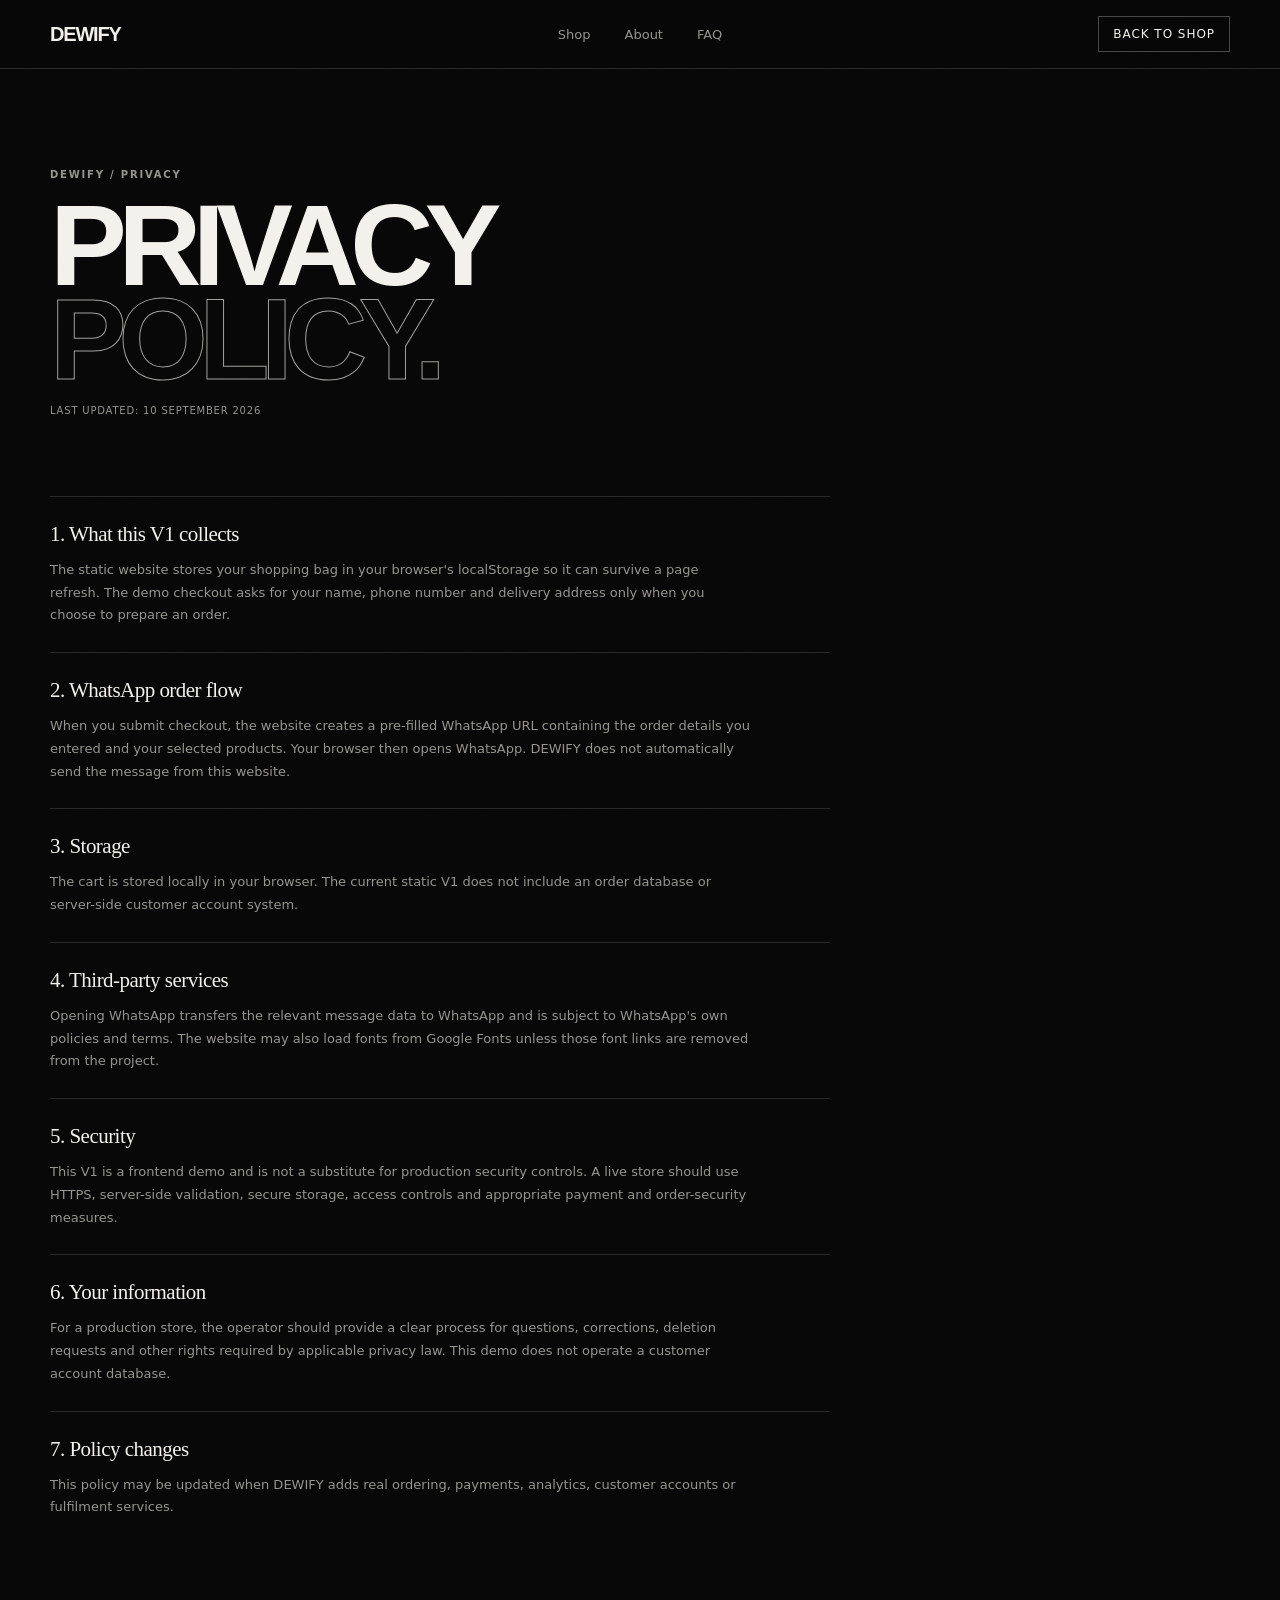
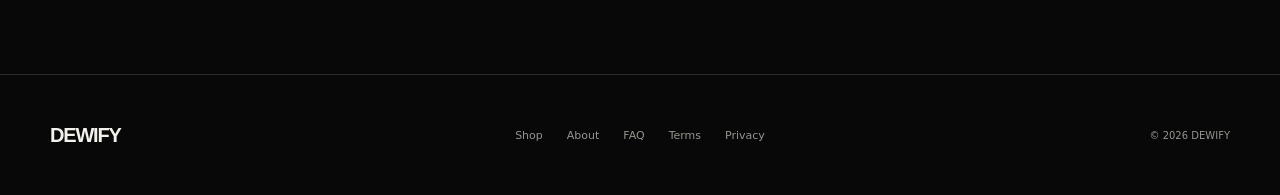
<file: privacy.html>
<!DOCTYPE html>
<html lang="en">
<head>
  <meta charset="UTF-8">
  <meta name="viewport" content="width=device-width, initial-scale=1.0">
  <meta name="theme-color" content="#080808">
  <title>Privacy Policy — DEWIFY</title>
  <link rel="stylesheet" href="styles.css">
</head>
<body>
  <div class="noise" aria-hidden="true"></div>
  <header class="site-header">
    <nav class="nav container" aria-label="Main navigation">
      <a class="brand" href="index.html">DEWIFY</a>
      <div class="nav-links">
        <a href="index.html#shop">Shop</a>
        <a href="index.html#about">About</a>
        <a href="index.html#faq">FAQ</a>
      </div>
      <a class="bag-button" href="index.html#shop">Back to shop</a>
    </nav>
  </header>

  <main class="legal-page container">
    <p class="eyebrow">DEWIFY / PRIVACY</p>
    <h1>Privacy<br><span>Policy.</span></h1>
    <p class="legal-updated">Last updated: 10 September 2026</p>

    <section class="legal-section">
      <h2>1. What this V1 collects</h2>
      <p>The static website stores your shopping bag in your browser's localStorage so it can survive a page refresh. The demo checkout asks for your name, phone number and delivery address only when you choose to prepare an order.</p>
    </section>
    <section class="legal-section">
      <h2>2. WhatsApp order flow</h2>
      <p>When you submit checkout, the website creates a pre-filled WhatsApp URL containing the order details you entered and your selected products. Your browser then opens WhatsApp. DEWIFY does not automatically send the message from this website.</p>
    </section>
    <section class="legal-section">
      <h2>3. Storage</h2>
      <p>The cart is stored locally in your browser. The current static V1 does not include an order database or server-side customer account system.</p>
    </section>
    <section class="legal-section">
      <h2>4. Third-party services</h2>
      <p>Opening WhatsApp transfers the relevant message data to WhatsApp and is subject to WhatsApp's own policies and terms. The website may also load fonts from Google Fonts unless those font links are removed from the project.</p>
    </section>
    <section class="legal-section">
      <h2>5. Security</h2>
      <p>This V1 is a frontend demo and is not a substitute for production security controls. A live store should use HTTPS, server-side validation, secure storage, access controls and appropriate payment and order-security measures.</p>
    </section>
    <section class="legal-section">
      <h2>6. Your information</h2>
      <p>For a production store, the operator should provide a clear process for questions, corrections, deletion requests and other rights required by applicable privacy law. This demo does not operate a customer account database.</p>
    </section>
    <section class="legal-section">
      <h2>7. Policy changes</h2>
      <p>This policy may be updated when DEWIFY adds real ordering, payments, analytics, customer accounts or fulfilment services.</p>
    </section>
  </main>

  <footer class="footer">
    <div class="container footer-inner">
      <a class="brand" href="index.html">DEWIFY</a>
      <div class="footer-links">
        <a href="index.html#shop">Shop</a>
        <a href="index.html#about">About</a>
        <a href="index.html#faq">FAQ</a>
        <a href="terms.html">Terms</a>
        <a href="privacy.html">Privacy</a>
      </div>
      <p>© 2026 DEWIFY</p>
    </div>
  </footer>
</body>
</html>
</file>
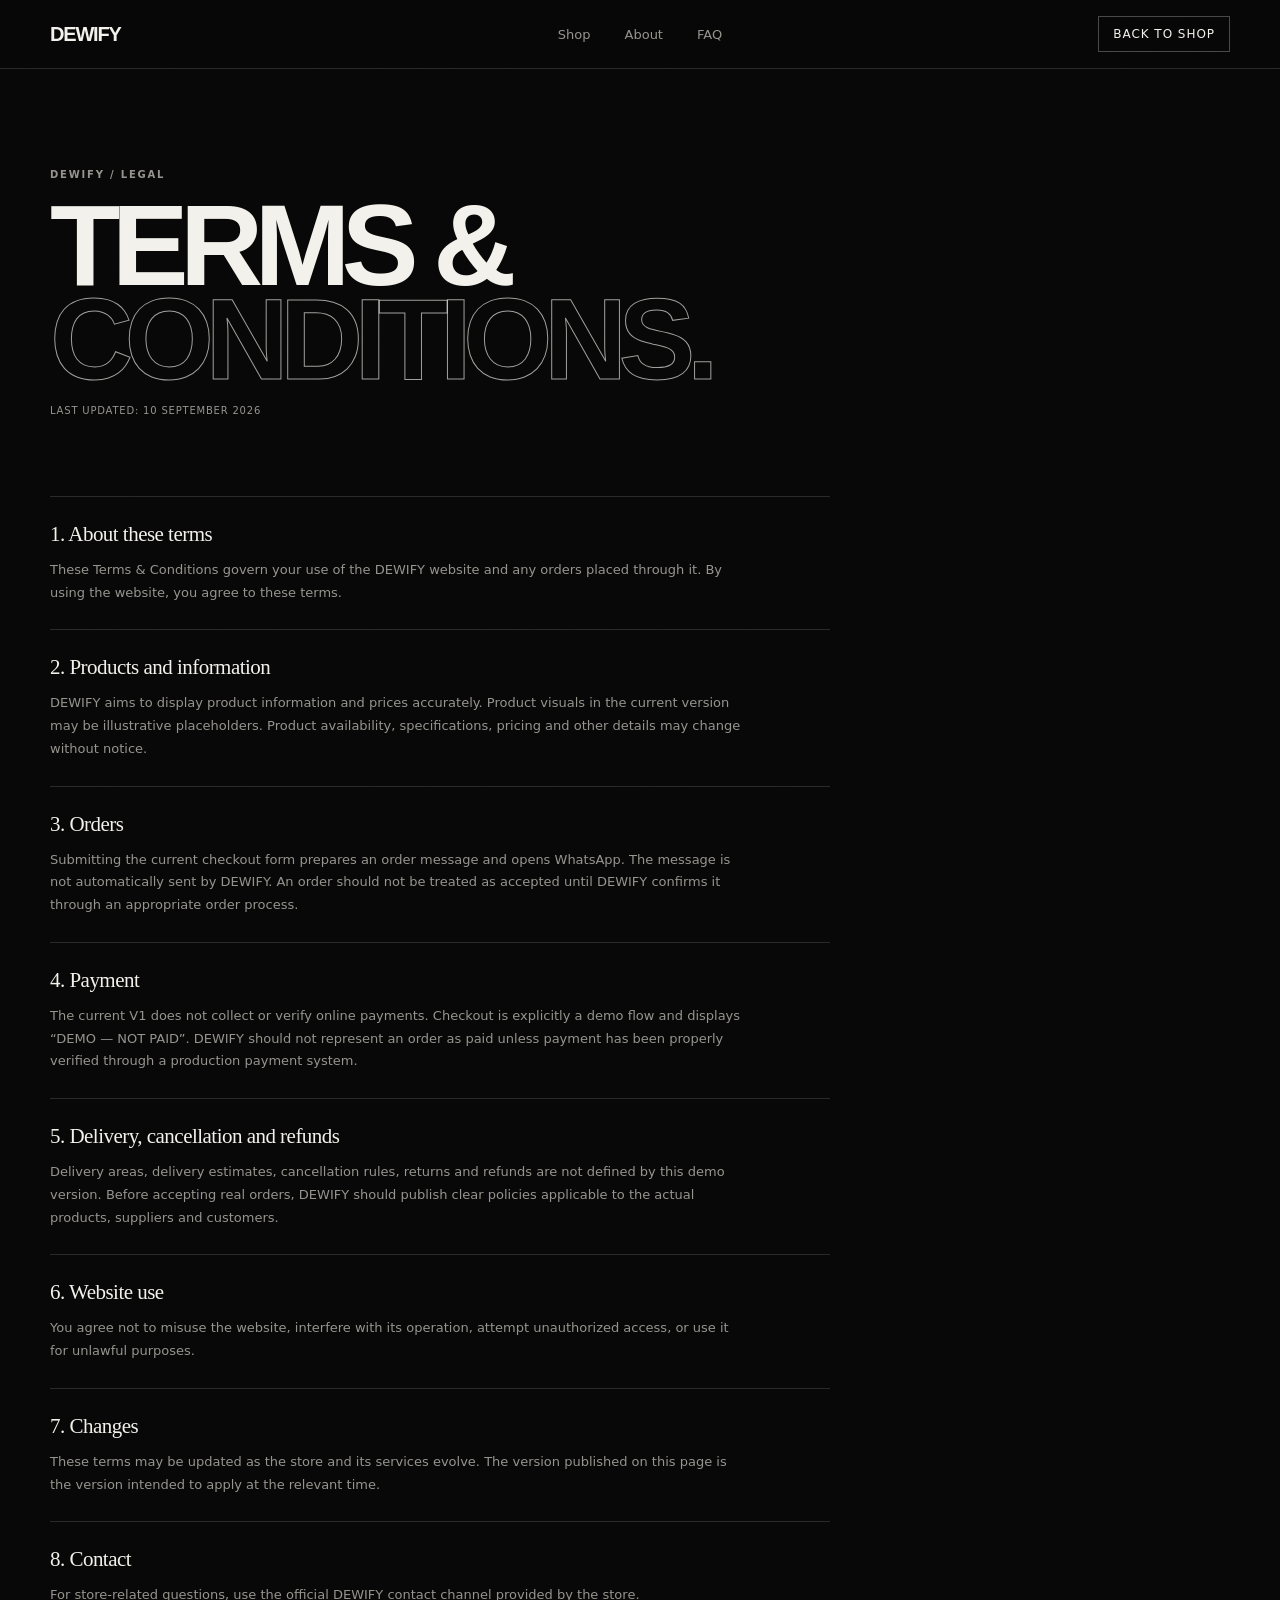
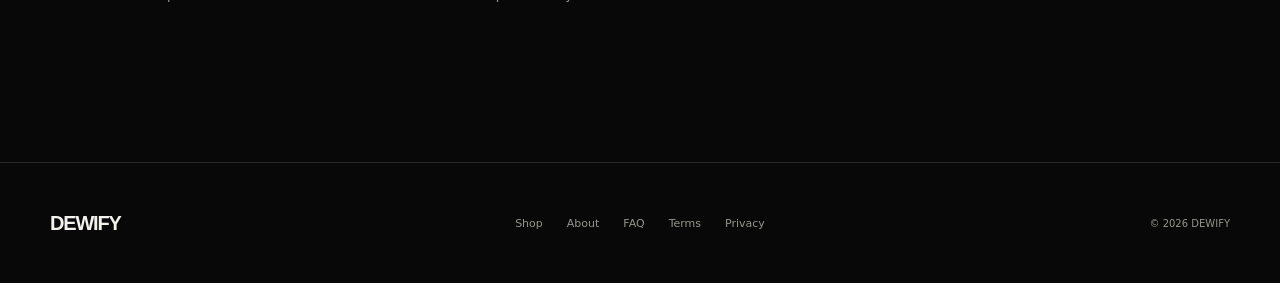
<file: terms.html>
<!DOCTYPE html>
<html lang="en">
<head>
  <meta charset="UTF-8">
  <meta name="viewport" content="width=device-width, initial-scale=1.0">
  <meta name="theme-color" content="#080808">
  <title>Terms & Conditions — DEWIFY</title>
  <link rel="stylesheet" href="styles.css">
</head>
<body>
  <div class="noise" aria-hidden="true"></div>
  <header class="site-header">
    <nav class="nav container" aria-label="Main navigation">
      <a class="brand" href="index.html">DEWIFY</a>
      <div class="nav-links">
        <a href="index.html#shop">Shop</a>
        <a href="index.html#about">About</a>
        <a href="index.html#faq">FAQ</a>
      </div>
      <a class="bag-button" href="index.html#shop">Back to shop</a>
    </nav>
  </header>

  <main class="legal-page container">
    <p class="eyebrow">DEWIFY / LEGAL</p>
    <h1>Terms &<br><span>Conditions.</span></h1>
    <p class="legal-updated">Last updated: 10 September 2026</p>

    <section class="legal-section">
      <h2>1. About these terms</h2>
      <p>These Terms & Conditions govern your use of the DEWIFY website and any orders placed through it. By using the website, you agree to these terms.</p>
    </section>
    <section class="legal-section">
      <h2>2. Products and information</h2>
      <p>DEWIFY aims to display product information and prices accurately. Product visuals in the current version may be illustrative placeholders. Product availability, specifications, pricing and other details may change without notice.</p>
    </section>
    <section class="legal-section">
      <h2>3. Orders</h2>
      <p>Submitting the current checkout form prepares an order message and opens WhatsApp. The message is not automatically sent by DEWIFY. An order should not be treated as accepted until DEWIFY confirms it through an appropriate order process.</p>
    </section>
    <section class="legal-section">
      <h2>4. Payment</h2>
      <p>The current V1 does not collect or verify online payments. Checkout is explicitly a demo flow and displays “DEMO — NOT PAID”. DEWIFY should not represent an order as paid unless payment has been properly verified through a production payment system.</p>
    </section>
    <section class="legal-section">
      <h2>5. Delivery, cancellation and refunds</h2>
      <p>Delivery areas, delivery estimates, cancellation rules, returns and refunds are not defined by this demo version. Before accepting real orders, DEWIFY should publish clear policies applicable to the actual products, suppliers and customers.</p>
    </section>
    <section class="legal-section">
      <h2>6. Website use</h2>
      <p>You agree not to misuse the website, interfere with its operation, attempt unauthorized access, or use it for unlawful purposes.</p>
    </section>
    <section class="legal-section">
      <h2>7. Changes</h2>
      <p>These terms may be updated as the store and its services evolve. The version published on this page is the version intended to apply at the relevant time.</p>
    </section>
    <section class="legal-section">
      <h2>8. Contact</h2>
      <p>For store-related questions, use the official DEWIFY contact channel provided by the store.</p>
    </section>
  </main>

  <footer class="footer">
    <div class="container footer-inner">
      <a class="brand" href="index.html">DEWIFY</a>
      <div class="footer-links">
        <a href="index.html#shop">Shop</a>
        <a href="index.html#about">About</a>
        <a href="index.html#faq">FAQ</a>
        <a href="terms.html">Terms</a>
        <a href="privacy.html">Privacy</a>
      </div>
      <p>© 2026 DEWIFY</p>
    </div>
  </footer>
</body>
</html>
</file>
<file: styles.css>
:root {
  --bg: #080808;
  --surface: #101010;
  --surface-2: #151515;
  --text: #f3f1eb;
  --muted: #96948e;
  --line: rgba(243, 241, 235, .14);
  --line-strong: rgba(243, 241, 235, .28);
  --white: #f3f1eb;
  --black: #080808;
  --radius: 2px;
  --ease: cubic-bezier(.2,.8,.2,1);
}

* { box-sizing: border-box; }
html { scroll-behavior: smooth; }
body {
  margin: 0;
  background: var(--bg);
  color: var(--text);
  font-family: "DM Sans", system-ui, sans-serif;
  overflow-x: hidden;
}
body.locked { overflow: hidden; }
a { color: inherit; text-decoration: none; }
button, input, textarea { font: inherit; }
button { color: inherit; }
.container { width: min(1180px, calc(100% - 40px)); margin-inline: auto; }
.noise {
  position: fixed; inset: 0; pointer-events: none; z-index: 100;
  opacity: .045;
  background-image: url("data:image/svg+xml,%3Csvg viewBox='0 0 180 180' xmlns='http://www.w3.org/2000/svg'%3E%3Cfilter id='n'%3E%3CfeTurbulence type='fractalNoise' baseFrequency='.85' numOctaves='4' stitchTiles='stitch'/%3E%3C/filter%3E%3Crect width='100%25' height='100%25' filter='url(%23n)' opacity='.8'/%3E%3C/svg%3E");
  mix-blend-mode: soft-light;
}
.site-header {
  position: sticky; top: 0; z-index: 50;
  border-bottom: 1px solid var(--line);
  background: rgba(8,8,8,.78);
  backdrop-filter: blur(14px);
}
.nav {
  min-height: 68px; display: grid; grid-template-columns: 1fr auto 1fr;
  align-items: center; gap: 20px;
}
.brand {
  font: 700 20px/1 "Space Grotesk", sans-serif;
  letter-spacing: -.06em;
}
.nav-links { display: flex; gap: 34px; font-size: 13px; }
.nav-links a, .footer-links a { color: var(--muted); transition: color .25s var(--ease); }
.nav-links a:hover, .footer-links a:hover { color: var(--text); }
.bag-button {
  justify-self: end; border: 1px solid var(--line-strong); background: transparent;
  padding: 10px 14px; cursor: pointer; font-size: 12px; text-transform: uppercase;
  letter-spacing: .08em; transition: background .25s var(--ease), color .25s var(--ease);
}
.bag-button:hover { background: var(--white); color: var(--black); }
.bag-button span {
  display: inline-grid; place-items: center; min-width: 18px; height: 18px;
  margin-left: 7px; border-radius: 50%; background: var(--white); color: var(--black);
  font-size: 10px;
}

.hero {
  min-height: min(760px, calc(100vh - 68px)); display: grid;
  grid-template-columns: 1.1fr .9fr; align-items: center; gap: 6vw; padding-block: 72px;
}
.eyebrow {
  margin: 0 0 18px; color: var(--muted); font-size: 10px; font-weight: 700;
  letter-spacing: .18em; text-transform: uppercase;
}
.hero-title {
  margin: 0; font: 700 clamp(58px, 9.5vw, 132px)/.82 "Space Grotesk", sans-serif;
  letter-spacing: -.075em; text-transform: uppercase;
}
.hero-title span { color: transparent; -webkit-text-stroke: 1px rgba(243,241,235,.75); }
.hero-bottom {
  display: flex; align-items: end; justify-content: space-between; gap: 30px;
  max-width: 650px; margin-top: 48px;
}
.hero-bottom p { max-width: 340px; color: var(--muted); line-height: 1.55; margin: 0; font-size: 14px; }
.button {
  display: inline-flex; align-items: center; justify-content: center; gap: 28px;
  min-height: 48px; padding: 0 18px; border: 1px solid var(--line-strong);
  text-transform: uppercase; letter-spacing: .08em; font-size: 10px; font-weight: 700;
  cursor: pointer; transition: transform .25s var(--ease), background .25s var(--ease), color .25s var(--ease);
}
.button:hover { transform: translateY(-2px); }
.button-light { background: var(--white); color: var(--black); border-color: var(--white); }
.button-light:hover { background: transparent; color: var(--white); }
.button-full { width: 100%; }

.hero-art { display: flex; justify-content: center; }
.art-frame {
  position: relative; width: min(420px, 100%); aspect-ratio: .83;
  overflow: hidden; border: 1px solid var(--line); background: #111;
}
.art-grid {
  position: absolute; inset: 0;
  background-image: linear-gradient(rgba(255,255,255,.08) 1px, transparent 1px),
                    linear-gradient(90deg, rgba(255,255,255,.08) 1px, transparent 1px);
  background-size: 12% 12%; transform: perspective(600px) rotateX(20deg) scale(1.35);
  opacity: .55;
}
.art-disc {
  position: absolute; width: 66%; aspect-ratio: 1; border-radius: 50%;
  top: 14%; left: 17%; border: 1px solid rgba(255,255,255,.35);
  box-shadow: 0 0 0 34px rgba(255,255,255,.025), 0 0 0 68px rgba(255,255,255,.018);
  animation: float 6s ease-in-out infinite;
}
.art-product {
  position: absolute; left: 13%; right: 13%; bottom: 12%; height: 38%;
  border: 1px solid rgba(255,255,255,.3); background: #e6e3da; color: #0b0b0b;
  padding: 18px; display: flex; flex-direction: column; justify-content: space-between;
  transform: rotate(-5deg); box-shadow: 20px 28px 60px rgba(0,0,0,.55);
}
.art-product span { font-size: 9px; letter-spacing: .14em; }
.art-product strong { font: 700 30px/.84 "Space Grotesk"; letter-spacing: -.06em; }
.art-caption {
  position: absolute; left: 15px; bottom: 15px; color: rgba(255,255,255,.5);
  font-size: 8px; letter-spacing: .14em;
}
@keyframes float { 50% { transform: translateY(-10px) rotate(4deg); } }

.ticker { overflow: hidden; border-block: 1px solid var(--line); white-space: nowrap; }
.ticker-track {
  display: inline-flex; align-items: center; gap: 22px; min-width: max-content;
  padding: 15px 0; animation: marquee 22s linear infinite;
  font: 600 12px "Space Grotesk"; letter-spacing: .12em;
}
.ticker-track i { color: var(--muted); font-style: normal; }
@keyframes marquee { to { transform: translateX(-50%); } }

.section { padding-block: 120px; }
.section-heading {
  display: flex; justify-content: space-between; align-items: end; gap: 30px; margin-bottom: 48px;
}
.section-heading h2 {
  margin: 0; font: 600 clamp(38px, 5vw, 68px)/.95 "Space Grotesk"; letter-spacing: -.06em;
}
.section-note { max-width: 220px; margin: 0; color: var(--muted); font-size: 12px; line-height: 1.5; }
.filters { display: flex; gap: 8px; margin-bottom: 24px; }
.filter {
  border: 1px solid var(--line); background: transparent; padding: 9px 14px;
  color: var(--muted); cursor: pointer; text-transform: uppercase; font-size: 9px;
  letter-spacing: .12em; transition: all .2s var(--ease);
}
.filter:hover, .filter.active { background: var(--white); color: var(--black); border-color: var(--white); }

.product-grid { display: grid; grid-template-columns: repeat(4, 1fr); gap: 14px; }
.product-card {
  min-width: 0; border: 1px solid var(--line); background: var(--surface);
  transition: transform .35s var(--ease), border-color .35s var(--ease), background .35s var(--ease);
}
.product-card:hover { transform: translateY(-5px); border-color: var(--line-strong); background: var(--surface-2); }
.product-visual {
  position: relative; aspect-ratio: 1 / 1.08; overflow: hidden; display: grid; place-items: center;
  background: #171717;
}
.product-visual::after {
  content: ""; position: absolute; inset: 0;
  background: radial-gradient(circle at 70% 20%, rgba(255,255,255,.1), transparent 30%);
  pointer-events: none;
}
.visual-object { width: 62%; height: 62%; position: relative; transition: transform .5s var(--ease); }
.product-card:hover .visual-object { transform: scale(1.06) rotate(-2deg); }
.product-visual[data-kind="tee"] .visual-object {
  background: #ddd9cf; clip-path: polygon(26% 0, 43% 10%, 57% 10%, 74% 0, 100% 20%, 82% 48%, 72% 39%, 72% 100%, 28% 100%, 28% 39%, 18% 48%, 0 20%);
}
.product-visual[data-kind="sling"] .visual-object {
  width: 58%; height: 42%; border: 2px solid #d7d3ca; background: #252525; transform: rotate(-10deg);
  box-shadow: 30px -30px 0 -20px #080808; border-radius: 4px;
}
.product-visual[data-kind="hoodie"] .visual-object {
  background: #bcb8ae; clip-path: polygon(25% 7%, 38% 0, 62% 0, 75% 7%, 96% 26%, 79% 42%, 70% 35%, 70% 100%, 30% 100%, 30% 35%, 21% 42%, 4% 26%);
}
.product-visual[data-kind="speaker"] .visual-object {
  width: 52%; height: 30%; border: 2px solid #d8d5cc; border-radius: 50px; background: #232323;
  box-shadow: inset 0 0 0 12px #111;
}
.product-visual[data-kind="organizer"] .visual-object {
  background: #cbc7bd; width: 56%; height: 48%; border: 2px solid #111; transform: rotate(4deg);
}
.product-visual[data-kind="lamp"] .visual-object {
  width: 42%; height: 70%; border-left: 5px solid #cfcac0; border-bottom: 5px solid #cfcac0;
}
.product-visual[data-kind="case"] .visual-object {
  width: 45%; height: 55%; background: #c9c5bb; border: 2px solid #101010; border-radius: 12px;
}
.product-visual[data-kind="cap"] .visual-object {
  width: 66%; height: 38%; background: #d5d1c8; border-radius: 70% 70% 25% 25%; transform: translateY(-5px);
}
.product-tag {
  position: absolute; z-index: 2; top: 10px; left: 10px; padding: 5px 7px;
  background: var(--white); color: var(--black); font-size: 8px; font-weight: 700; letter-spacing: .1em;
}
.product-info { padding: 15px; }
.product-meta { display: flex; justify-content: space-between; gap: 10px; color: var(--muted); font-size: 9px; text-transform: uppercase; letter-spacing: .1em; }
.product-name { margin: 8px 0 16px; font: 500 17px/1.05 "Space Grotesk"; letter-spacing: -.025em; }
.product-bottom { display: flex; align-items: center; justify-content: space-between; gap: 8px; }
.price { font-size: 13px; font-weight: 600; }
.add-button {
  border: 1px solid var(--line-strong); background: transparent; padding: 9px 10px;
  font-size: 9px; text-transform: uppercase; letter-spacing: .08em; cursor: pointer;
  transition: background .2s, color .2s;
}
.add-button:hover { background: var(--white); color: var(--black); }

.manifesto { border-block: 1px solid var(--line); background: #0c0c0c; }
.manifesto-inner { display: grid; grid-template-columns: .7fr 1.5fr .8fr; gap: 30px; align-items: start; }
.manifesto h2 { margin: 0; font: 600 clamp(55px, 8vw, 105px)/.82 "Space Grotesk"; letter-spacing: -.075em; }
.manifesto h2 em { color: transparent; -webkit-text-stroke: 1px rgba(243,241,235,.6); font-style: normal; }
.manifesto-copy { padding-top: 8px; }
.manifesto-copy p { margin: 0 0 20px; color: var(--muted); font-size: 13px; line-height: 1.6; }

.faq-list { border-top: 1px solid var(--line); }
.faq-item { border-bottom: 1px solid var(--line); }
.faq-item summary {
  list-style: none; cursor: pointer; padding: 23px 0; display: flex; justify-content: space-between;
  gap: 20px; font: 500 18px "Space Grotesk";
}
.faq-item summary::-webkit-details-marker { display: none; }
.faq-item summary span { color: var(--muted); transition: transform .25s var(--ease); }
.faq-item[open] summary span { transform: rotate(45deg); }
.faq-item p { max-width: 620px; margin: -4px 40px 24px 0; color: var(--muted); font-size: 13px; line-height: 1.6; }

.footer { border-top: 1px solid var(--line); }
.footer-inner { min-height: 120px; display: grid; grid-template-columns: 1fr auto 1fr; align-items: center; gap: 20px; }
.footer-links { display: flex; gap: 24px; font-size: 11px; }
.footer-inner > p { justify-self: end; color: var(--muted); font-size: 10px; }

.cart-drawer, .modal { position: fixed; inset: 0; z-index: 80; visibility: hidden; }
.cart-drawer.is-open, .modal.is-open { visibility: visible; }
.drawer-backdrop, .modal-backdrop { position: absolute; inset: 0; background: rgba(0,0,0,.62); opacity: 0; transition: opacity .35s; }
.cart-drawer.is-open .drawer-backdrop, .modal.is-open .modal-backdrop { opacity: 1; }
.drawer-panel {
  position: absolute; right: 0; top: 0; height: 100%; width: min(480px, 100%);
  background: #0c0c0c; border-left: 1px solid var(--line); transform: translateX(100%);
  transition: transform .4s var(--ease); display: flex; flex-direction: column;
}
.cart-drawer.is-open .drawer-panel { transform: translateX(0); }
.drawer-head { display: flex; justify-content: space-between; gap: 20px; padding: 28px; border-bottom: 1px solid var(--line); }
.drawer-head h2 { margin: 0; font: 600 36px/.9 "Space Grotesk"; letter-spacing: -.055em; }
.icon-button { border: 1px solid var(--line); background: transparent; width: 38px; height: 38px; cursor: pointer; font-size: 22px; }
.cart-content { flex: 1; overflow: auto; padding: 20px 28px; }
.cart-line { display: grid; grid-template-columns: 72px 1fr auto; gap: 13px; padding: 15px 0; border-bottom: 1px solid var(--line); }
.mini-visual { display: grid; place-items: center; background: #171717; aspect-ratio: 1; }
.mini-visual .visual-object { width: 60%; height: 60%; }
.cart-name { margin: 0 0 5px; font: 500 14px "Space Grotesk"; }
.cart-price { color: var(--muted); font-size: 11px; }
.qty { display: inline-flex; align-items: center; margin-top: 12px; border: 1px solid var(--line); }
.qty button { border: 0; background: transparent; width: 27px; height: 27px; cursor: pointer; }
.qty span { width: 26px; text-align: center; font-size: 10px; }
.remove { border: 0; background: none; color: var(--muted); font-size: 9px; cursor: pointer; text-transform: uppercase; letter-spacing: .08em; }
.cart-total-row { display: flex; justify-content: space-between; padding: 20px 0; font-size: 14px; }
.cart-footer { padding: 20px 28px 28px; border-top: 1px solid var(--line); }
.cart-actions { display: grid; grid-template-columns: 1fr 1fr; gap: 8px; }
.clear-button { border: 1px solid var(--line); background: transparent; cursor: pointer; font-size: 9px; text-transform: uppercase; }
.empty-cart { min-height: 100%; display: grid; place-items: center; text-align: center; }
.empty-cart strong { display: block; font: 500 25px "Space Grotesk"; margin-bottom: 7px; }
.empty-cart p { color: var(--muted); font-size: 12px; margin: 0; }

.modal { display: grid; place-items: center; padding: 20px; opacity: 0; transition: opacity .3s; }
.modal.is-open { opacity: 1; }
.checkout-panel {
  position: relative; width: min(960px, 100%); max-height: min(820px, 94vh); overflow: auto;
  background: #0c0c0c; border: 1px solid var(--line); transform: translateY(15px);
  transition: transform .3s var(--ease);
}
.modal.is-open .checkout-panel { transform: translateY(0); }
.checkout-layout { display: grid; grid-template-columns: 1.1fr .9fr; gap: 0; }
#checkoutForm { padding: 28px; }
#checkoutForm label { display: block; margin-bottom: 18px; color: var(--muted); font-size: 10px; text-transform: uppercase; letter-spacing: .1em; }
#checkoutForm input, #checkoutForm textarea {
  display: block; width: 100%; margin-top: 8px; padding: 13px 0; border: 0; border-bottom: 1px solid var(--line);
  background: transparent; color: var(--text); outline: 0; resize: vertical;
}
#checkoutForm input:focus, #checkoutForm textarea:focus { border-color: var(--white); }
.payment-note { margin: 26px 0; padding: 15px; border: 1px solid var(--line); background: #111; }
.payment-note span { display: block; color: var(--muted); font-size: 8px; letter-spacing: .12em; }
.payment-note strong { display: block; margin: 7px 0; font: 500 16px "Space Grotesk"; }
.payment-note p, .summary-footnote { margin: 0; color: var(--muted); font-size: 10px; line-height: 1.5; }
.form-error { min-height: 18px; color: #d9a6a6; font-size: 11px; }
.checkout-summary { padding: 28px; border-left: 1px solid var(--line); background: #101010; }
.checkout-summary .eyebrow { margin-bottom: 20px; }
.summary-item { display: flex; justify-content: space-between; gap: 12px; padding: 12px 0; border-bottom: 1px solid var(--line); font-size: 11px; }
.summary-item span:first-child { color: var(--muted); }
.summary-total { display: flex; justify-content: space-between; padding-top: 22px; margin-top: 8px; }
.summary-total strong { font: 500 22px "Space Grotesk"; }
.summary-footnote { margin-top: 30px; }

.toast {
  position: fixed; left: 50%; bottom: 22px; z-index: 120; transform: translate(-50%, 20px);
  opacity: 0; pointer-events: none; background: var(--white); color: var(--black);
  padding: 11px 15px; font-size: 10px; text-transform: uppercase; letter-spacing: .08em;
  transition: opacity .25s, transform .25s;
}
.toast.show { opacity: 1; transform: translate(-50%, 0); }

.reveal { opacity: 0; transform: translateY(14px); transition: opacity .7s var(--ease), transform .7s var(--ease); }
.reveal.visible { opacity: 1; transform: none; }

@media (max-width: 900px) {
  .hero { grid-template-columns: 1fr .75fr; gap: 25px; }
  .product-grid { grid-template-columns: repeat(2, 1fr); }
  .manifesto-inner { grid-template-columns: .55fr 1.45fr; }
  .manifesto-copy { grid-column: 2; }
}
@media (max-width: 680px) {
  .container { width: min(100% - 28px, 1180px); }
  .nav { min-height: 58px; grid-template-columns: 1fr auto; }
  .nav-links { display: none; }
  .brand { font-size: 19px; }
  .hero { min-height: auto; grid-template-columns: 1fr; padding-block: 55px 70px; }
  .hero-title { font-size: clamp(58px, 17vw, 92px); }
  .hero-bottom { display: block; margin-top: 34px; }
  .hero-bottom p { margin-bottom: 22px; max-width: 310px; }
  .hero-art { margin-top: 10px; justify-content: flex-end; }
  .art-frame { width: min(310px, 84vw); }
  .section { padding-block: 78px; }
  .section-heading { display: block; margin-bottom: 30px; }
  .section-note { margin-top: 16px; }
  .filters { overflow-x: auto; padding-bottom: 3px; scrollbar-width: none; }
  .filters::-webkit-scrollbar { display: none; }
  .filter { flex: 0 0 auto; }
  .product-grid { gap: 9px; }
  .product-info { padding: 12px; }
  .product-name { font-size: 14px; margin: 7px 0 13px; }
  .product-bottom { align-items: stretch; flex-direction: column; }
  .add-button { width: 100%; }
  .product-meta { font-size: 8px; }
  .manifesto-inner { display: block; }
  .manifesto h2 { margin: 35px 0 35px; font-size: clamp(52px, 16vw, 80px); }
  .manifesto-copy { padding: 0; max-width: 430px; }
  .footer-inner { min-height: 150px; grid-template-columns: 1fr 1fr; }
  .footer-links { grid-column: 1 / -1; grid-row: 2; }
  .footer-inner > p { justify-self: end; }
  .drawer-head { padding: 22px; }
  .cart-content, .cart-footer { padding-left: 22px; padding-right: 22px; }
  .checkout-layout { grid-template-columns: 1fr; }
  .checkout-summary { border-left: 0; border-top: 1px solid var(--line); }
  #checkoutForm, .checkout-summary { padding: 22px; }
  .checkout-panel { max-height: 96vh; }
}
@media (max-width: 380px) {
  .container { width: calc(100% - 22px); }
  .product-grid { grid-template-columns: 1fr 1fr; }
  .product-name { font-size: 13px; }
  .bag-button { padding-inline: 10px; }
}
@media (prefers-reduced-motion: reduce) {
  *, *::before, *::after { scroll-behavior: auto !important; animation-duration: .01ms !important; transition-duration: .01ms !important; }
}


/* Legal pages */
.legal-page { padding-block: 100px 130px; min-height: calc(100vh - 190px); }
.legal-page > h1 {
  margin: 0 0 18px;
  font: 700 clamp(58px, 9vw, 120px)/.82 "Space Grotesk", sans-serif;
  letter-spacing: -.075em;
  text-transform: uppercase;
}
.legal-page > h1 span { color: transparent; -webkit-text-stroke: 1px rgba(243,241,235,.65); }
.legal-updated { color: var(--muted); font-size: 10px; letter-spacing: .08em; text-transform: uppercase; margin: 0 0 80px; }
.legal-section { max-width: 780px; border-top: 1px solid var(--line); padding: 25px 0; }
.legal-section h2 { margin: 0 0 12px; font: 500 21px "Space Grotesk"; letter-spacing: -.025em; }
.legal-section p { margin: 0; color: var(--muted); font-size: 13px; line-height: 1.75; max-width: 700px; }

/* Custom 404 */
.error-body { min-height: 100vh; display: flex; flex-direction: column; }
.error-page { flex: 1; display: flex; flex-direction: column; justify-content: center; padding-block: 70px; }
.error-code { font: 700 clamp(110px, 23vw, 300px)/.72 "Space Grotesk"; letter-spacing: -.1em; margin-left: -.06em; }
.error-page h1 { margin: 30px 0 20px; font: 600 clamp(40px, 7vw, 80px)/.88 "Space Grotesk"; letter-spacing: -.065em; text-transform: uppercase; }
.error-page h1 span { color: transparent; -webkit-text-stroke: 1px rgba(243,241,235,.65); }
.error-page > p:not(.eyebrow) { color: var(--muted); max-width: 430px; line-height: 1.6; font-size: 13px; margin: 0 0 28px; }
.error-page .button { width: fit-content; }

@media (max-width: 680px) {
  .legal-page { padding-block: 70px 90px; }
  .legal-updated { margin-bottom: 55px; }
  .legal-section h2 { font-size: 18px; }
  .legal-section p { font-size: 12px; }
  .error-page { padding-block: 55px; }
  .error-code { font-size: 32vw; }
}


/* ============================================================
   Demo order confirmation
   ============================================================ */
.order-success {
  z-index: 80;
}

.success-panel {
  position: relative;
  width: min(620px, calc(100% - 28px));
  max-height: min(90vh, 760px);
  overflow: auto;
  padding: clamp(28px, 5vw, 52px);
  background: #0d0d0d;
  border: 1px solid #2a2a2a;
  box-shadow: 0 30px 100px rgba(0,0,0,.55);
  transform: translateY(16px) scale(.985);
  transition: transform .3s ease;
  z-index: 2;
}

.order-success.is-open .success-panel {
  transform: translateY(0) scale(1);
}

.success-mark {
  width: 48px;
  height: 48px;
  display: grid;
  place-items: center;
  margin-bottom: 26px;
  border: 1px solid #555;
  border-radius: 50%;
  font-size: 22px;
}

.success-panel h2 {
  margin: 8px 0 12px;
  font-family: "Space Grotesk", sans-serif;
  font-size: clamp(32px, 6vw, 56px);
  line-height: .98;
  letter-spacing: -.05em;
}

.success-lead {
  max-width: 52ch;
  color: #b9b9b9;
  line-height: 1.65;
}

.success-grid {
  display: grid;
  grid-template-columns: repeat(2, 1fr);
  margin: 28px 0;
  border-top: 1px solid #292929;
  border-left: 1px solid #292929;
}

.success-grid > div {
  padding: 17px;
  border-right: 1px solid #292929;
  border-bottom: 1px solid #292929;
}

.success-grid span {
  display: block;
  margin-bottom: 7px;
  color: #777;
  font-size: 10px;
  letter-spacing: .14em;
}

.success-grid strong {
  display: block;
  font-size: 14px;
  line-height: 1.35;
}

.success-actions {
  display: flex;
  gap: 10px;
  flex-wrap: wrap;
}

.button-ghost {
  border: 1px solid #333;
  background: transparent;
  color: #f4f4f4;
}

.button-ghost:hover {
  border-color: #777;
}

.success-note {
  margin: 20px 0 0;
  color: #666;
  font-size: 12px;
  line-height: 1.55;
}

.cart-line-main {
  min-width: 0;
}

@media (max-width: 600px) {
  .success-grid {
    grid-template-columns: 1fr;
  }

  .success-panel {
    padding: 26px 20px;
  }

  .success-actions .button {
    width: 100%;
  }
}

.checkout-fields-two{display:grid;grid-template-columns:1fr 1fr;gap:12px}
@media(max-width:600px){.checkout-fields-two{grid-template-columns:1fr}}
</file>
